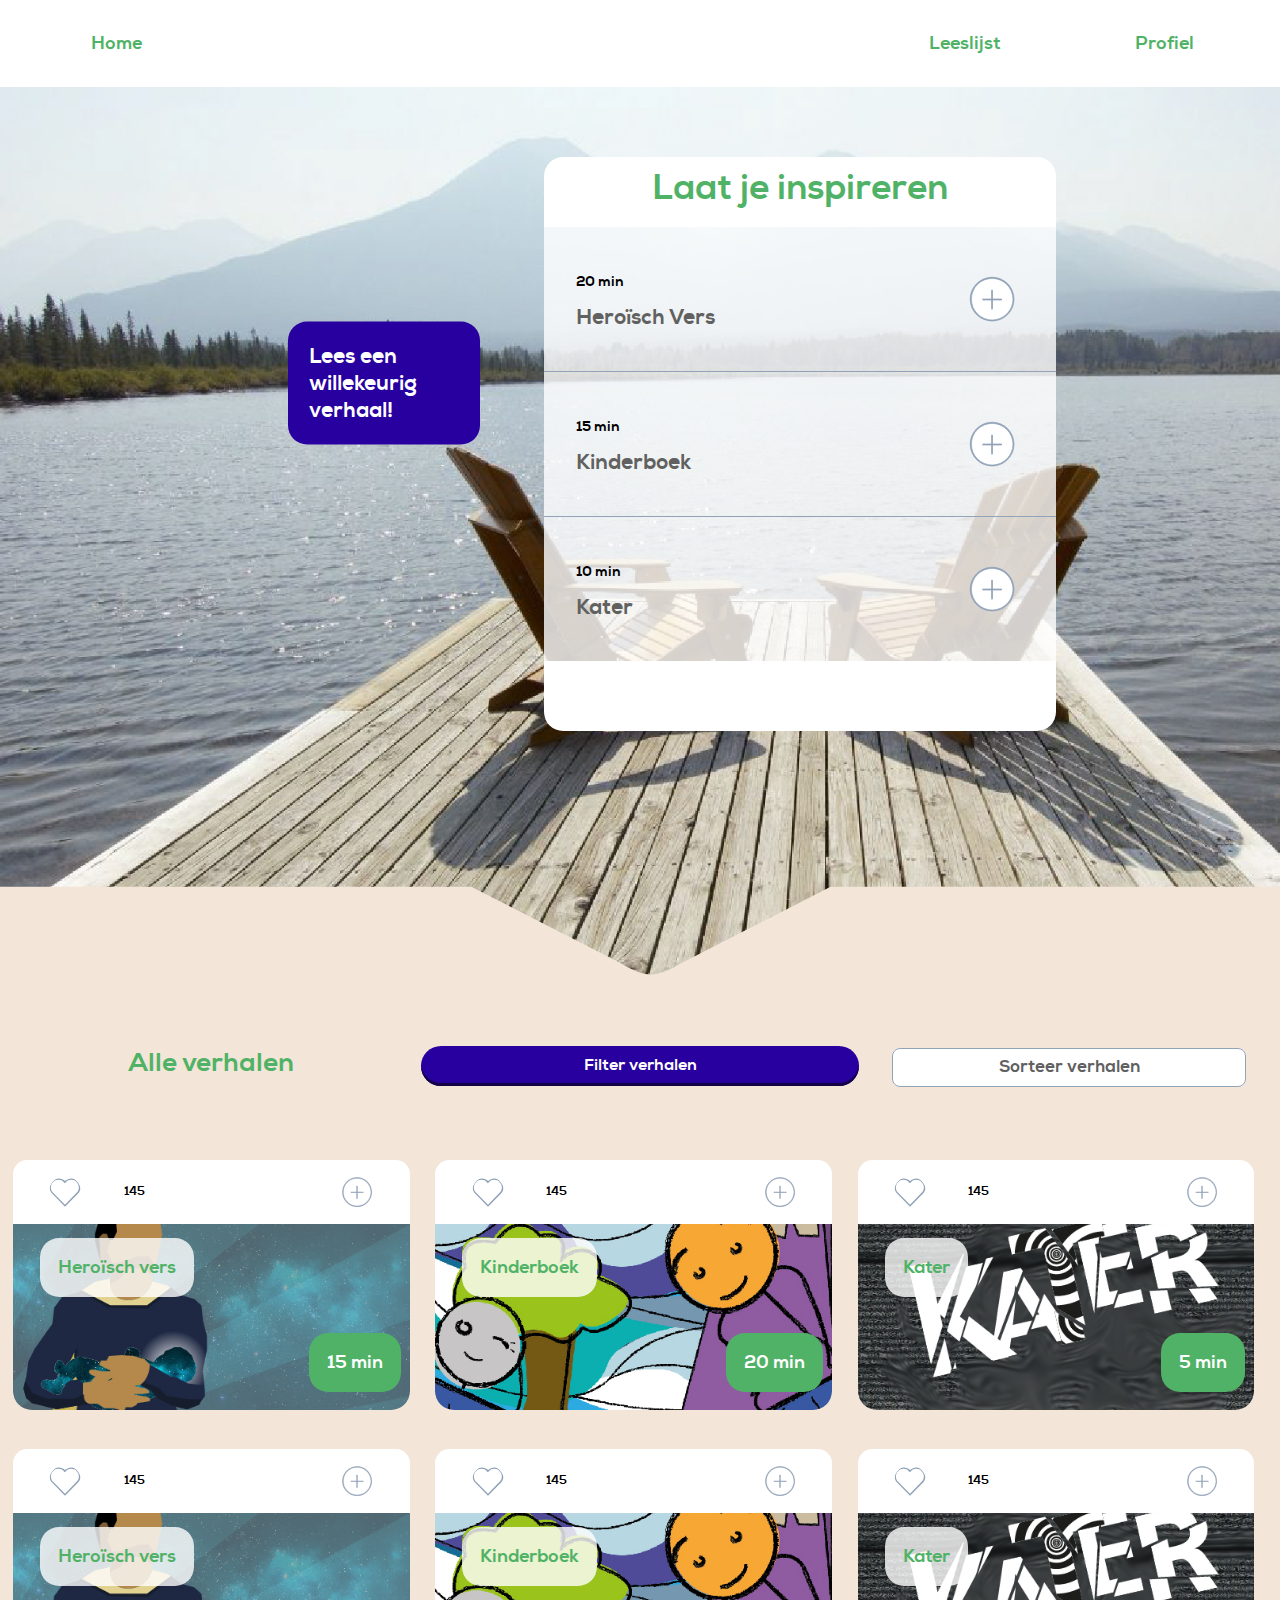
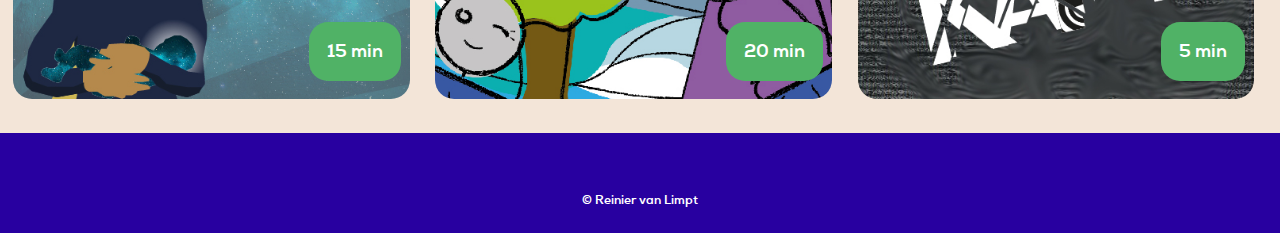
<file: index.html>
<!DOCTYPE html>
<html lang="en">

<head>
  <meta charset="UTF-8">
  <meta name="viewport" content="width=device-width, initial-scale=1.0">
  <meta http-equiv="X-UA-Compatible" content="ie=edge">
  <link rel="stylesheet" href="./styles/screens.css">
  <link rel="stylesheet" href="./styles/fonts.css">
  <title>Document</title>
</head>

<body>
  <header>

    <nav>
      <ul>
        <li>
          <a href="index.html">Home</a>
        </li>
        <li>
          <a href="index.html">Leeslijst</a>
        </li>
        <li>
          <a href="index.html">Profiel</a>
        </li>
      </ul>
    </nav>

    <div>

      <aside>
        <a href="">Lees een willekeurig verhaal!</a>
      </aside>

      <section>

        <header>
          <h1>Laat je inspireren</h1>
        </header>

        <ul>
          <li>
            <p>20 min</p><a href="verhaal.html">Heroïsch Vers</a>
          </li>
          <li>
            <img src="./images/add_button.svg" alt="">
          </li>
        </ul>
        <ul>
          <li>
            <p>15 min</p><a href="verhaal.html">Kinderboek</a>
          </li>
          <li>
            <img src="./images/add_button.svg" alt="">
          </li>
        </ul>
        <ul>
          <li>
            <p>10 min</p><a href="verhaal.html">Kater</a>
          </li>
          <li>
            <img src="./images/add_button.svg" alt="">
          </li>
        </ul>

        <footer> </footer>
        <figure>
          <img src="./images/heading_element.svg" alt="">
        </figure>\
      </section>
    </div>
  </header>

  <main>



    <section class="alle_verhalen">
      <header>
        <h1>Alle verhalen</h1>
        <button type="button" onfocusout="blurFunction()">Filter verhalen</button>
        <div class="dropdown">
          <a class="dropbtn">Sorteer verhalen</a>
          <div class="dropdown-content">
            <p>Best beoordeeld</p>
            <p>Nieuwste</p>
            <p>Meest gelezen</p>
          </div>
        </div>

        <form id="verhalenFilter" action="">

          <fieldset>
            <legend>sfeerwoord</legend>
            <ul>
              <li>
                <input type="radio" id="optie-1" name="sfeerwoord">
                <label for="optie-1">Spannend</label>
                <div class="check">
                </div>
              </li>
              <li>
                <input type="radio" id="optie-2" name="sfeerwoord">
                <label for="optie-2">Romantiek</label>
                <div class="check">
                </div>
              </li>
              <li>
                <input type="radio" id="optie-3" name="sfeerwoord">
                <label for="optie-3">Comedy</label>
                <div class="check">
                </div>
              </li>
              <li>
                <input type="radio" id="optie-4" name="sfeerwoord">
                <label for="optie-4">Tragedie</label>
                <div class="check">
                </div>
              </li>
            </ul>
            <legend>leestijd</legend>
            <p id="sliderRange"></p>
            <p> minuten</p>
            <input type="range" min="5" max="30" value="5" class="slider" id="myRange">
          </fieldset>

          <fieldset>
            <label for="surname">Publicatiejaar</label>
            <input type="number" min="2010" max="2020">

          </fieldset>

          <input class="submitfilter" type="submit" value="filteren">

        </form>


      </header>


      <section>

        <article>
          <img src="./images/Heroïschvers.jpg" alt="">
          <ul>
            <li><img src="./images/like_button.svg" alt=""></li>
            <li>
              <p>145</p>
            </li>
            <li><img src="./images/add_button.svg" alt=""></li>
          </ul>
          <h2>Heroïsch vers</h2>
          <p>15 min</p>
        </article>
        <article>
          <img src="./images/Kinderboek.jpg" alt="">
          <ul>
            <li><img src="./images/like_button.svg" alt=""></li>
            <li>
              <p>145</p>
            </li>
            <li><img src="./images/add_button.svg" alt=""></li>
          </ul>
          <h2>Kinderboek</h2>
          <p>20 min</p>
        </article>
        <article>
          <img src="./images/Kater.jpg" alt="">
          <ul>
            <li><img src="./images/like_button.svg" alt=""></li>
            <li>
              <p>145</p>
            </li>
            <li><img src="./images/add_button.svg" alt=""></li>
          </ul>
          <h2>Kater</h2>
          <p>5 min</p>
        </article>
        <article>
          <img src="./images/Heroïschvers.jpg" alt="">
          <ul>
            <li><img src="./images/like_button.svg" alt=""></li>
            <li>
              <p>145</p>
            </li>
            <li><img src="./images/add_button.svg" alt=""></li>
          </ul>
          <h2>Heroïsch vers</h2>
          <p>15 min</p>
        </article>
        <article>
          <img src="./images/Kinderboek.jpg" alt="">
          <ul>
            <li><img src="./images/like_button.svg" alt=""></li>
            <li>
              <p>145</p>
            </li>
            <li><img src="./images/add_button.svg" alt=""></li>
          </ul>
          <h2>Kinderboek</h2>
          <p>20 min</p>
        </article>
        <article>
          <img src="./images/Kater.jpg" alt="">
          <ul>
            <li><img src="./images/like_button.svg" alt=""></li>
            <li>
              <p>145</p>
            </li>
            <li><img src="./images/add_button.svg" alt=""></li>
          </ul>
          <h2>Kater</h2>
          <p>5 min</p>
        </article>

      </section>
    </section>
  </main>
  <footer>
    <p>&#169; Reinier van Limpt</p>
  </footer>
  <script src="./JS/verhalen.js"></script>
</body>

</html>
</file>
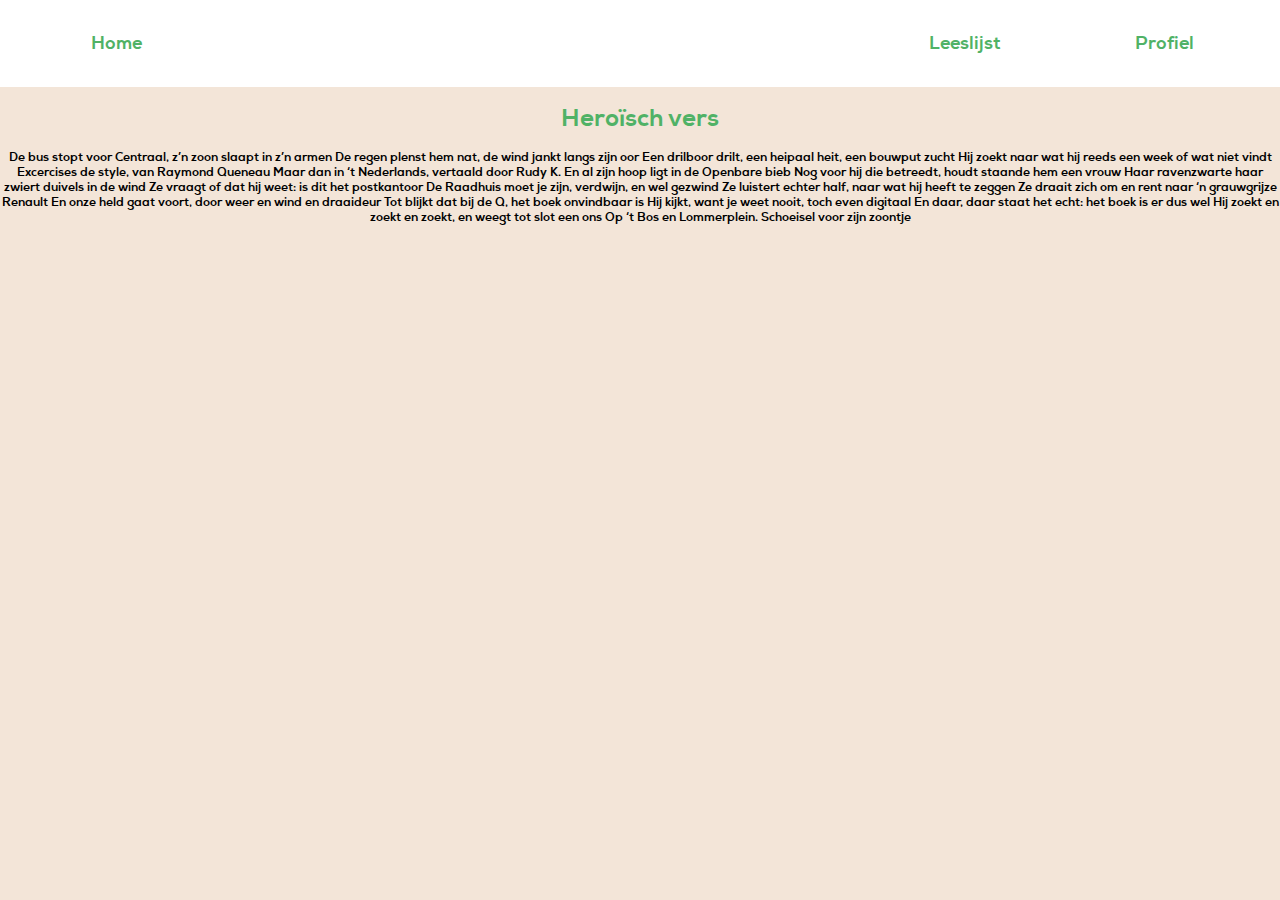
<file: verhaal.html>
<html lang="en">

<head>
  <meta charset="UTF-8">
  <meta name="viewport" content="width=device-width, initial-scale=1.0">
  <meta http-equiv="X-UA-Compatible" content="ie=edge">
  <link rel="stylesheet" href="./styles/screens.css">
  <link rel="stylesheet" href="./styles/fonts.css">
  <title>Document</title>
</head>

<body>
  <header>
    <nav>
      <ul>
        <li>
          <a href="index.html">Home</a>
        </li>
        <li>
          <a href="Reizen">Leeslijst</a>
        </li>
        <li>
          <a href="Account">Profiel</a>
        </li>
      </ul>
    </nav>
  </header>
  <main>
    <h1>Heroïsch vers</h1>
    <p>De bus stopt voor Centraal, z’n zoon slaapt in z’n armen De regen plenst hem nat, de wind jankt langs zijn oor Een drilboor drilt, een heipaal heit, een bouwput zucht Hij zoekt naar wat hij reeds een week of wat niet vindt Excercises de style, van
      Raymond Queneau Maar dan in ‘t Nederlands, vertaald door Rudy K. En al zijn hoop ligt in de Openbare bieb Nog voor hij die betreedt, houdt staande hem een vrouw Haar ravenzwarte haar zwiert duivels in de wind Ze vraagt of dat hij weet: is dit het
      postkantoor De Raadhuis moet je zijn, verdwijn, en wel gezwind Ze luistert echter half, naar wat hij heeft te zeggen Ze draait zich om en rent naar ‘n grauwgrijze Renault En onze held gaat voort, door weer en wind en draaideur Tot blijkt dat bij
      de Q, het boek onvindbaar is Hij kijkt, want je weet nooit, toch even digitaal En daar, daar staat het echt: het boek is er dus wel Hij zoekt en zoekt en zoekt, en weegt tot slot een ons Op ‘t Bos en Lommerplein. Schoeisel voor zijn zoontje</p>
  </main>
</body>
</file>
<file: styles/screens.css>
body{
  font-size: 12px;
  background-color: #F3E5D8;
  text-align: center;
  font-family:"nexaBold";
  margin: 0;
}

nav ul{
  display: flex;
  background-color: white;
  list-style: none;
  padding: 1rem;
  justify-content: flex-end;
  margin: 0;
  flex-wrap: wrap;
}

nav li{
  color: white;
  font-size: 1em;
  padding: 1rem;
  box-sizing: border-box;
  border-radius: .5em;
}

nav li:first-child {
  margin-right: auto;
  align-self: flex-start;
}

nav a {
  font-size:1.5em;
  color: #50b266;
  text-decoration: none;
}

p{
  color: black;
}

h1, h2, h3, h4, h5, h6 {
  color: #50b266;
}

button{
  color: white;
  font-size: 1em;
  font-family:"nexaBold";
  text-decoration: none;
  border-radius: 1.25em;
  background-color: #2800a0;
  width: 95vw;
  box-shadow: inset 0 -0.1875em 0.0625em #120145;
  padding: .4375em 1.5em .5625em;
}

button:hover{
  background-color: #2800a0;
}

figure{
    position: absolute;
    bottom: -2em;
    left: -3rem;
    width: 103vw;
}

button{
  margin: 0;
  padding: .4375em 1.5em .5625em;
  position: relative;
  border: 0;
  font-weight: bold;
  font-size: 1.2em;
  line-height: 1.5;
  cursor: pointer;
  display: inline-block;
  text-decoration: none;
  transition: background-color .2s linear;
  border-radius: 1.25em;
  width: 80%;
}

form{
  opacity: 0;
  visibility: hidden;
  position: absolute;
  width: 80%;
  margin-left: 2.5%;
  margin-right: 2.5%;
  z-index: 1;
  top: 7.5em;
  background-color: #50b266;
  color: white;
  left: 10%;
  margin: 0;
  padding-top: 1em;
  padding-bottom: 2em;
  border-bottom-left-radius: 2.5em;
  border-bottom-right-radius: 2.5em;
  transition: opacity .2s ease-out;
}

input[type='number'] {
  transition: background-color .2s;
}

input[type='number']:focus{
  transform: scale(0.98, 0.98);
}

input[type='number']:valid  {
  font-family:"nexaBold";
  width: 96%;
  padding: 0 .5em;
  line-height: 2.3em;
  border: 1px solid #91a3b7;
  color: white;
  background-color: #9FDDAB;
  font-size: 1em;
  border-radius: .5em;
  text-align: center;
}

input[type='number']:invalid {
  font-family:"nexaBold";
  width: 96%;
  padding: 0 .5em;
  line-height: 2.3em;
  border: 1px solid #91a3b7;
  color: white;
  background-color: ;
  font-size: 1em;
  border-radius: .5em;
  text-align: center;
}

input[type=number]::-webkit-inner-spin-button {
  width:200px
}

fieldset:invalid p{
  display:block
}

.visible{
  opacity: 1;
  visibility: visible;
}

fieldset{
  display:flex;
  border:none;
  padding-bottom: 2em;
}

header div{
  display: flex;
  flex-direction:column;
  align-items: center;
  font-size: 10px;
  background-image: url("../images/steiger.jpg");
  background-repeat: no-repeat;
  background-size: cover;
  justify-content: center;
  position: relative;
  flex-wrap:wrap;
}

header div h1{
  font-size: 2.5em;
  padding-top: 0.5rem;
}

header div section{
  width: 80%;
}

aside{
  width: 80%;
  margin-top: 5em;
}

aside a{
  width: 80%;
  color: white;
  text-align: start;
  text-decoration: none;
  font-size: 1.5em;
  background-color: #2800a0;
  padding: 1em;
  border-radius: 1.2rem;
  transition: background-color .2s ease-out;
}

aside a:hover {
    background-color: #2A2E77;
}

header div section ul{
  display: flex;
  background: rgba(255,255,255,.8);
  border-top: 0.1rem solid #91a3b7;
  list-style: none;
  padding: 1rem;
  margin: 0;
  flex-wrap: wrap;
  height: 8em;
}

header div section ul:first-of-type{
  border: none;
}

header div li{
  width: 20%;
  color: white;
  padding: 1rem;
  box-sizing: border-box;
  position: relative;
}

header div li:first-child{
  width: 80%;
  text-align: start;
}

header div section a{
  text-align: start;
  text-decoration: none;
  font-size: 1.5em;
  color: #616160;
}

header div ul img {
  width: 3rem;
  top: 50%;
  left: 50%;
  transform: translate(-50%, -50%);
  position: absolute;
}

header div section header{
  margin-top: 5em;
  height: 5em;
  background-color: white;
  border-top-left-radius: 1.2rem;
  border-top-right-radius: 1.2rem;
}

header div section footer{
  height: 5em;
  background-color: white;
  border-bottom-left-radius: 1.2rem;
  border-bottom-right-radius: 1.2rem;
  margin-bottom: 12em;
}

section h1{
  font-size: 2.2em;
}

/*-------------------------- in mijn articles ben ik aan de slag gegaan met de position properties --------------------------*/

article{
  display: flex;
  flex-direction: column;
  border-radius: 1.2rem;
  margin: 5% 2% -2%;
  position: relative;
}

article{
  box-shadow:none;
  transition: box-shadow .2s ease-in;
}

article:hover{
  box-shadow: 5px  5px 2px rgba(0, 0, 0, 0.5);
}

article ul{
  position: absolute;
  left: 0;
  right: 0;
  display: flex;
  height: 2rem;
  background-color: white;
  list-style: none;
  padding: 1rem;
  justify-content: flex-start;
  flex-wrap: wrap;
  margin-top: 0;
  border-top-left-radius: 1.2em;
  border-top-right-radius: 1.2em;
}

article img{
  height: 250px;
  object-fit: cover;
  border-radius: 1.2rem
}

article li:last-child {
  margin-left: auto;
  align-self: flex-end;
}

article ul img{
  height: 2rem;
  width: 2rem;
}

article p{
  position: absolute;
  bottom: 0;
  font-size: 1.5em;
  right: .5em;
  color: white;
  background-color: #50b266;
  padding: 1em;
  border-radius: 1.2rem;
}

article li{
  width: 20%;
  color: white;
  box-sizing: border-box;
  position: relative;
}

article ul li p{
  top: -16px;
  bottom: 0.5em;
  font-size: 1em;
  right: 1.5em;
  color: black !important;
  background-color: transparent;
  padding: 1em;
  border-radius: 1.2rem;
}

article h2{
  position: absolute;
  top: 3.5em;
  left: 1.5em;
  background-color: rgba(255,255,255,.8);
  padding: 1em;
  border-radius: 1.2rem;
}

.alle_verhalen header{
  position: relative;
}

.alle_verhalen header ul{
  list-style: none;
  display: flex;
  justify-content: flex-start;
  text-align: center;
  padding: 1%;
}

.alle_verhalen header ul li{
  margin: 0.5em;
  width: 100%;
}

button{
  outline: none
  padding: 12px 38px;
  font-weight: bold;
  font-size: 16px;
  text-align: center;
  color: white;
  background-color: #2800a0;
  border-radius: 2em;
  cursor: pointer;
  width: 80%;
  transition: border-bottom-left-radius .2s ease-in;
  transition: border-bottom-right-radius .2s ease-in;
}

.showFilter {
  outline:0;
  border-bottom-left-radius: 0em;
  border-bottom-right-radius: 0em;
  background-color: #50b266;
}

.submitfilter {
    border: none;
    color: #50b266;
    font-size: 1.5em;
    font-family:"nexaBold";
    text-decoration: none;
    border-radius: 1.25em;
    background-color: white;
    width: 90%;
    height: 50px;
    box-shadow: none;
    padding: .4375em 1.5em .5625em;
}

label{
  padding: 0px 10px 0px 0px;
  position: relative;
  margin: 10px auto;
  cursor: pointer;
  -webkit-transition: all 0.25s linear;
}

legend{
  font-size: 1.5em;
}

/*-------------------------- code gebruikt voor het stylen van radio buttons https://codepen.io/AngelaVelasquez/pen/Eypnq --------------------------*/


input[type=radio]{
  position: absolute;
  visibility: hidden;
}

.alle_verhalen ul li .check{
  background-image: none;
  border: 5px solid #d3d3d3;
  border-radius: 100%;
  height: 25px;
  width: 25px;
  top: 10px;
  left: 30%;
	z-index: 5;
  transition: border-radius 0.2s linear;
}

.alle_verhalen ul li:hover .check {
  border: 5px solid #FFFFFF;
}

.alle_verhalen ul li .check::before {
  display: block;
  position: absolute;
	content: '';
  border-radius: 2em;
  height: 35px;
  width: 35px;
  margin: auto;
  transition: background-color 0.2s linear;
}

input[type=radio]:checked ~ .check {
  border: 5px solid white;
  border-radius: 10px;
}

input[type=radio]:checked ~ .check::before{
  background-color: white;
}

input[type=radio]:checked ~ label{
  color: white;
}

/*-------------------------- code gebruikt voor het stylen van radio buttons https://codepen.io/AngelaVelasquez/pen/Eypnq --------------------------*/

/*--------------------------------- slider code https://www.w3schools.com/howto/howto_js_rangeslider.asp -------------------------------------------*/

.slider{
  border-radius: 12.5px;
  -webkit-appearance: none;  /* Override default CSS styles */
  appearance: none;
  width: 98%; /* Full-width */
  height: 25px; /* Specified height */
  background: #d3d3d3; /* Grey background */
  outline: none; /* Remove outline */
  opacity: 0.7; /* Set transparency (for mouse-over effects on hover) */
  -webkit-transition: .2s; /* 0.2 seconds transition on hover */
  transition: opacity .2s;
}

.slider::-webkit-slider-thumb {
  -webkit-appearance: none;
  appearance: none;
  width: 25px;
  height: 25px;
  border-radius: 50%;
  background: white;
  cursor: pointer;
}

/*--------------------------------- slider code https://www.w3schools.com/howto/howto_js_rangeslider.asp -------------------------------------------*/

.alle_verhalen form p{
  color: white;
}

/*------------------------------- DROPDOWN code gebruikt van:https://www.w3schools.com/howto/howto_css_dropdown.asp -------------------------------*/

.dropdown a {
  width: 100%;
  color: #606060;
  text-align: start;
  text-decoration: none;
  font-size: 1.2em;
  background-color: white;
  padding: .4375em 25% .5625em;
  border-radius: 0.5rem;
  border: .0625rem solid #91a3b7;
}

.dropdown {
  position: relative;
  display: inline-block;
  width: 80%;
  margin-top: 2em;
  background-image: none;
}

.dropdown-content {
  display: none;
  position: absolute;
  background-color: white;
  background-image: none;
  width: 90%;
  margin-left: 5%;
  margin-right: 5%;
  margin-top: 1em;
  box-shadow: 0px 8px 16px 0px rgba(0,0,0,0.2);
  z-index: 1;
}

.dropdown-content a {
  color: black;
  padding: 12px 16px;
  text-decoration: none;
  display: block;
}

.dropdown-content a:hover {background-color: white;}

.dropdown:hover .dropdown-content {display: block;}

/*------------------------------- DROPDOWN code gebruikt van:https://www.w3schools.com/howto/howto_css_dropdown.asp -------------------------------*/

main{
  margin-bottom: 5em;
}

/*------------------------------- FOOTER -------------------------------*/

footer{
  height: 100px;
  background-color: #2800a0;
}

footer p{
  color: white;
  padding-top: 5em;
}

/*------------------------------- FOOTER -------------------------------*/

@media (min-width: 40em){

  form{
    width:49%;
    left: 0.9%;
    top: 8em;
  }

  .alle_verhalen section{
    display: flex;
    flex-wrap: wrap;
  }

  article{
    width: 48%;
    margin: 5% 1% -2%;
  }

  .dropdown, .alle_verhalen header button, .alle_verhalen header h1{
    width: 49%;
  }
}

@media (min-width: 55em){

    form{
      top: 8em;
      left: 0.9%
    }

  nav li{
    min-width:200px;
  }

  header div{
    flex-direction:initial;
    font-size: 12px;
  }

  aside{
    width: 25%;
    position: relative;
  }

  aside a{
    width: 150px;
    position: absolute;
    top: -10em;
    left: 50%;
    transform: translate(-50%, -50%);
  }

  header div section a{
    text-align: start;
    text-decoration: none;
    font-size: 1.5em;
    color: #616160;
  }

  header div section{
    width: 40%;
  }

  header div section footer{
    margin-bottom: 15em;
  }
}

@media (min-width: 75em){

  form{
    width: 34.15%;
    position: absolute;
    top: 4em;
    left: 32.9%;
    margin:0;
  }

  header div{
    flex-direction:initial;
    font-size: 14px;
  }

  header div section footer{
    margin-bottom: 20em;
  }

  article{
    width: 31%;
  }

  .alle_verhalen header{
    display: flex;
  }


  .alle_verhalen header button{
    height: 10%;
    margin-top: 1.15em;
    width: 49%;
  }

}
</file>
<file: styles/fonts.css>
@font-face {
    font-family: "nexa";
    src: url("../fonts/Nexa_Regular-webfont.woff2") format('woff');
}

@font-face {
    font-family: "nexaBold";
    src: url("../fonts/Nexa_XBold-webfont.woff2") format('woff');
    font-weight: bold;
}
</file>
